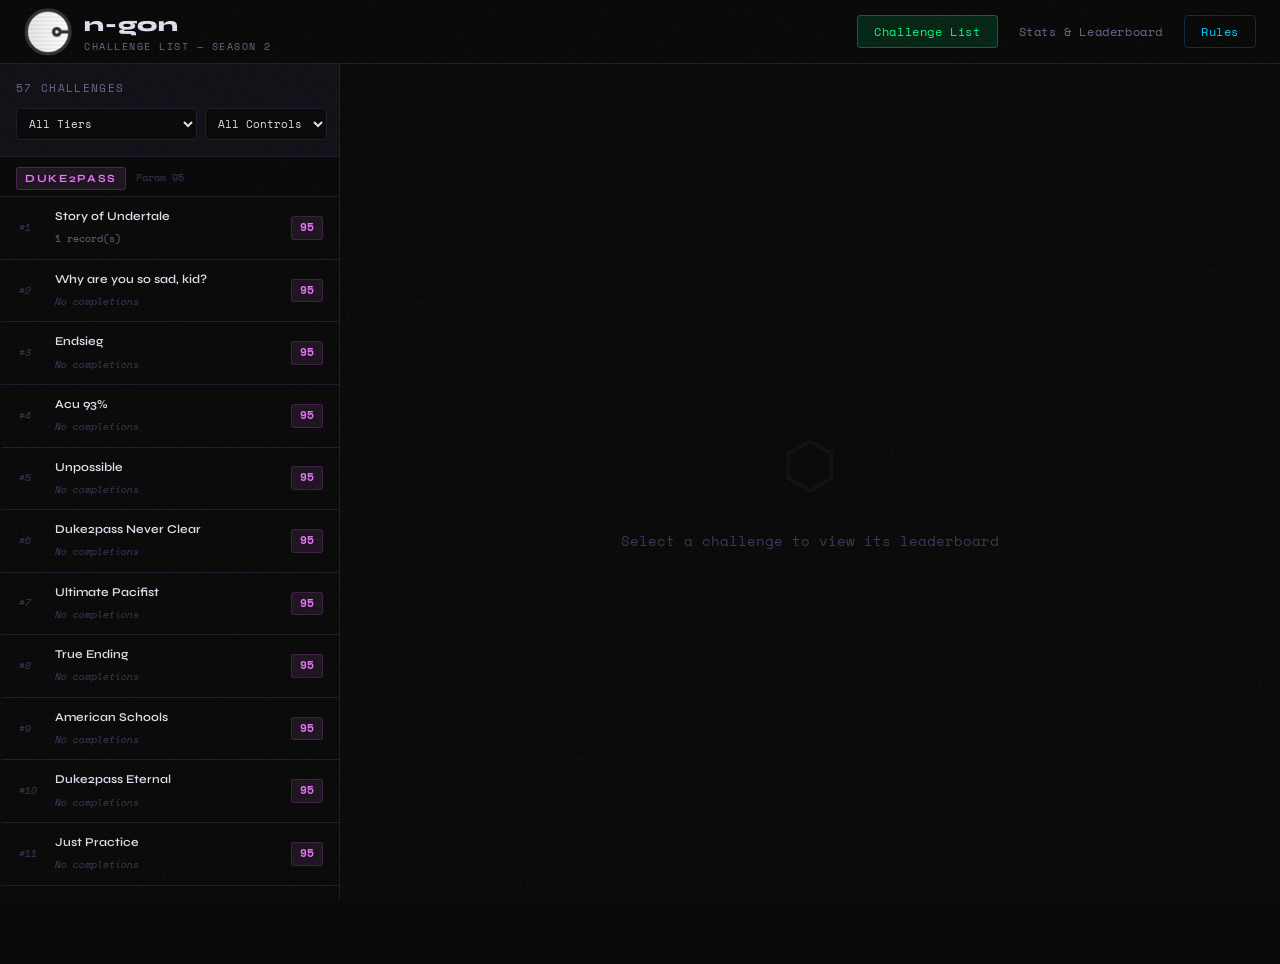
<file: index.html>
<!DOCTYPE html>
<html lang="en">
<head>
  <meta charset="UTF-8">
  <meta name="viewport" content="width=device-width, initial-scale=1.0">
  <title>n-gon Challenge List</title>
  <link rel="preconnect" href="https://fonts.googleapis.com">
  <link rel="preconnect" href="https://fonts.gstatic.com" crossorigin>
  <link href="https://fonts.googleapis.com/css2?family=Space+Mono:ital,wght@0,400;0,700;1,400&family=Syne:wght@400;500;600;700;800&display=swap" rel="stylesheet">
  <link rel="stylesheet" href="styles.css">
  <script src="script.js"></script>
</head>
<body>
  <div class="scan-lines"></div>
  <div class="noise"></div>

  <header class="site-header">
    <div class="header-inner">
      <div class="logo-block">
      <img src="favicon.ico" alt="">
        <div>
          <h1 class="site-title">n-gon</h1>
          <p class="site-subtitle">Challenge List — Season 2</p>
        </div>
      </div>
      <nav class="main-nav">
        <a href="index.html" class="nav-link active" data-page="list">Challenge List</a>
        <a href="stats.html" class="nav-link" data-page="stats">Stats & Leaderboard</a>
        <a href="#rules-modal" class="nav-link nav-rules" id="rules-btn">Rules</a>
      </nav>
    </div>
  </header>

  <main class="main-layout">
    <aside class="challenge-sidebar">
      <div class="sidebar-header">
        <div class="sidebar-meta">
          <span class="total-challenges" id="total-count">18 Challenges</span>
          <div class="filter-controls">
            <select class="filter-select" id="difficulty-filter">
              <option value="all">All Tiers</option>
              <option value="Duke2pass">Duke2pass (level 7★)</option>
              <option value="Why?">Why? (level 7)</option>
              <option value="Hard">Hard (level 5)</option>
              <option value="Normal">Normal (level 3)</option>
              <option value="Easy">Easy (level 1)</option>
            </select>
            <select class="filter-select" id="control-filter">
              <option value="all">All Controls</option>
              <option value="Mouse">Mouse</option>
              <option value="Trackpad">Trackpad</option>
            </select>
          </div>
        </div>
      </div>
      <div class="challenge-list" id="challenge-list"></div>
    </aside>

    <section class="detail-panel" id="detail-panel">
      <div class="detail-placeholder">
        <div class="placeholder-icon">⬡</div>
        <p>Select a challenge to view its leaderboard</p>
      </div>
    </section>
  </main>

  <div class="modal-overlay" id="rules-modal">
    <div class="modal-box">
      <button class="modal-close" id="modal-close">✕</button>
      <h2 class="modal-title">Rules</h2>
      <ol class="rules-list">
        <li>Be honest — no testing mode, game files remain unaltered. No community maps unless specified. Do not spawn with any tech in Experiment unless stated. No Experiment unless required or stated.</li>
        <li>Do not delete or alter the scores of others. Be a good sport.</li>
        <li>Do not vandalize the sheet.</li>
        <li>Videos are required to receive points. Upload to Google Drive or YouTube (Unlisted). Submit records in the Submissions tab.</li>
        <li>Be honest about using trackpad or mouse. Separate leaderboards exist for each. Set frame cap to 60.</li>
        <li>Join the Discord: <a href="https://discord.gg/X7sm27kR" target="_blank" class="link-accent">discord.gg/X7sm27kR</a></li>
      </ol>
    </div>
  </div>

  <script>
    document.addEventListener('DOMContentLoaded', async () => {
      await loadChallenges();
      renderChallengeList();

      document.getElementById('difficulty-filter').addEventListener('change', renderChallengeList);
      document.getElementById('control-filter').addEventListener('change', renderChallengeList);

      document.getElementById('rules-btn').addEventListener('click', (e) => {
        e.preventDefault();
        document.getElementById('rules-modal').classList.add('open');
      });
      document.getElementById('modal-close').addEventListener('click', () => {
        document.getElementById('rules-modal').classList.remove('open');
      });
      document.getElementById('rules-modal').addEventListener('click', (e) => {
        if (e.target === e.currentTarget) e.currentTarget.classList.remove('open');
      });
    });

    function renderChallengeList() {
      const diffFilter = document.getElementById('difficulty-filter').value;
      const ctrlFilter = document.getElementById('control-filter').value;
      const listEl = document.getElementById('challenge-list');
      listEl.innerHTML = '';

      const filtered = CHALLENGES.filter(c => {
        if (diffFilter !== 'all' && c.tier !== diffFilter) return false;
        return true;
      }).sort((a, b) => b.param - a.param);

      document.getElementById('total-count').textContent = `${filtered.length} Challenge${filtered.length !== 1 ? 's' : ''}`;

      let lastTier = null;
      filtered.forEach((c, i) => {
        if (c.tier !== lastTier) {
          const sep = document.createElement('div');
          sep.className = 'tier-separator';
          sep.innerHTML = `<span class="tier-label tier-${c.tier.toLowerCase()}">${c.tier}</span><span class="tier-param">Param ${c.param}</span>`;
          listEl.appendChild(sep);
          lastTier = c.tier;
        }

        const records = ctrlFilter === 'all' ? c.records : c.records.filter(r => r.control === ctrlFilter || !r.control);
        const hasRecords = records.some(r => r.name);

        const item = document.createElement('div');
        item.className = `challenge-item tier-border-${c.tier.toLowerCase()}`;
        item.dataset.id = c.id;
        item.innerHTML = `
          <div class="challenge-item-inner">
            <div class="challenge-rank">#${i + 1}</div>
            <div class="challenge-info">
              <span class="challenge-name">${c.name}</span>
              <span class="challenge-meta">${hasRecords ? records.filter(r=>r.name).length + ' record(s)' : '<em>No completions</em>'}</span>
            </div>
            <div class="challenge-param-badge tier-badge-${c.tier.toLowerCase()}">${c.param}</div>
          </div>
        `;
        item.addEventListener('click', () => {
          document.querySelectorAll('.challenge-item').forEach(el => el.classList.remove('active'));
          item.classList.add('active');
          renderDetail(c, ctrlFilter);
        });
        listEl.appendChild(item);
      });
    }

    function renderDetail(challenge, ctrlFilter) {
      const panel = document.getElementById('detail-panel');
      const records = ctrlFilter === 'all' ? challenge.records : challenge.records.filter(r => r.control === ctrlFilter || !r.control);
      const validRecords = records.filter(r => r.name);

      panel.innerHTML = `
        <div class="detail-content">
          <div class="detail-header">
            <div class="detail-tier-badge tier-badge-${challenge.tier.toLowerCase()}">${challenge.tier} — Param ${challenge.param}</div>
            <h2 class="detail-title">${challenge.name}</h2>
            ${challenge.description ? `<p class="detail-desc">${challenge.description}</p>` : ''}
            <div class="detail-stats-row">
              <div class="detail-stat"><span class="stat-label">Scoring</span><span class="stat-val">${challenge.scoring}</span></div>
              <div class="detail-stat"><span class="stat-label">Records</span><span class="stat-val">${validRecords.length}</span></div>
              ${challenge.mouseVictor ? `<div class="detail-stat"><span class="stat-label">Mouse #1</span><span class="stat-val accent-green">${challenge.mouseVictor}</span></div>` : ''}
              ${challenge.trackpadVictor ? `<div class="detail-stat"><span class="stat-label">Trackpad #1</span><span class="stat-val accent-blue">${challenge.trackpadVictor}</span></div>` : ''}
            </div>
          </div>

          <div class="leaderboard-section">
            <h3 class="leaderboard-title">Completions</h3>
            ${validRecords.length === 0 ? `
              <div class="no-records">
                <span class="no-records-icon">◯</span>
                <p>No completions yet. Be the first!</p>
              </div>
            ` : `
              <table class="leaderboard-table">
                <thead>
                  <tr>
                    <th>Rank</th>
                    <th>Player</th>
                    <th>Score</th>
                    <th>Control</th>
                    <th>Video</th>
                  </tr>
                </thead>
                <tbody>
                  ${validRecords.map((r, i) => `
                    <tr class="${i === 0 ? 'rank-gold' : i === 1 ? 'rank-silver' : i === 2 ? 'rank-bronze' : ''}">
                      <td class="rank-cell">
                        <span class="rank-num">${i === 0 ? '🥇' : i === 1 ? '🥈' : i === 2 ? '🥉' : '#' + (i+1)}</span>
                      </td>
                      <td class="player-cell">${r.name}</td>
                      <td class="score-cell">${r.score}</td>
                      <td class="control-cell"><span class="control-tag ${r.control === 'Mouse' ? 'tag-mouse' : r.control === 'Trackpad' ? 'tag-trackpad' : ''}">${r.control || '—'}</span></td>
                      <td class="video-cell">${r.video ? `<a href="${r.video}" target="_blank" class="video-link">▶ Watch</a>` : '<span class="no-video">—</span>'}</td>
                    </tr>
                  `).join('')}
                </tbody>
              </table>
            `}
          </div>
        </div>
      `;
    }
  </script>
</body>
</html>
</file>
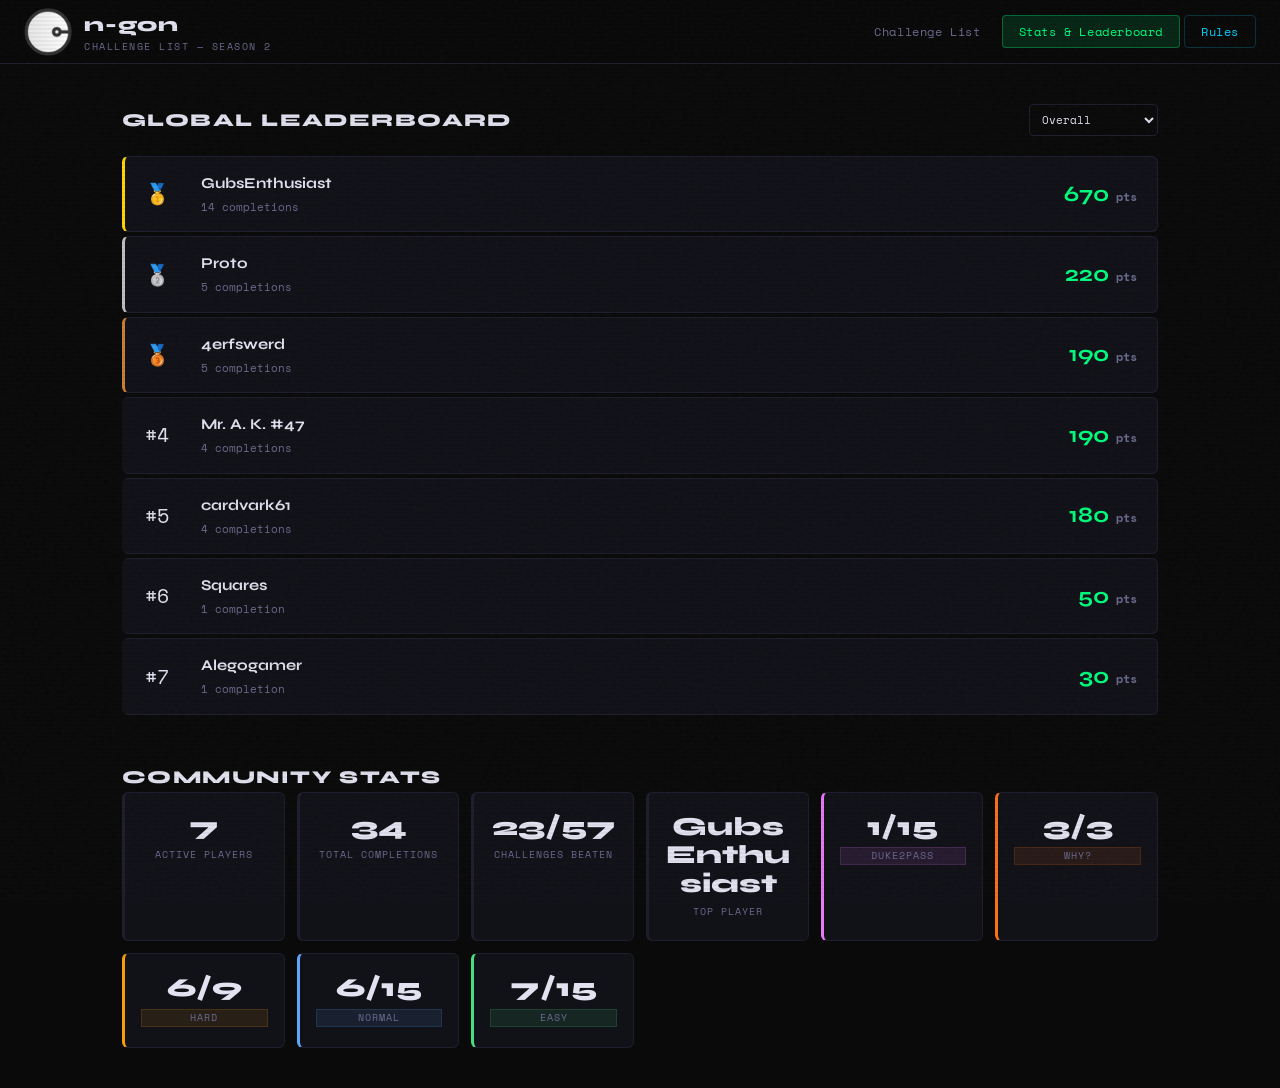
<file: stats.html>
<!DOCTYPE html>
<html lang="en">
<head>
  <meta charset="UTF-8">
  <meta name="viewport" content="width=device-width, initial-scale=1.0">
  <title>n-gon — Stats & Leaderboard</title>
  <link rel="preconnect" href="https://fonts.googleapis.com">
  <link rel="preconnect" href="https://fonts.gstatic.com" crossorigin>
  <link href="https://fonts.googleapis.com/css2?family=Space+Mono:ital,wght@0,400;0,700;1,400&family=Syne:wght@400;500;600;700;800&display=swap" rel="stylesheet">
  <link rel="stylesheet" href="styles.css">
  <script src="script.js"></script>
</head>
<body>
  <div class="scan-lines"></div>
  <div class="noise"></div>

  <header class="site-header">
    <div class="header-inner">
      <div class="logo-block">
        <img src="favicon.ico" alt="">
        <div>
          <h1 class="site-title">n-gon</h1>
          <p class="site-subtitle">Challenge List — Season 2</p>
        </div>
      </div>
      <nav class="main-nav">
        <a href="index.html" class="nav-link" data-page="list">Challenge List</a>
        <a href="stats.html" class="nav-link active" data-page="stats">Stats & Leaderboard</a>
        <a href="#rules-modal" class="nav-link nav-rules" id="rules-btn">Rules</a>
      </nav>
    </div>
  </header>

  <main class="stats-layout">
    <section class="stats-section">
      <div class="stats-header-row">
        <h2 class="stats-section-title">Global Leaderboard</h2>
        <div class="filter-controls">
          <select class="filter-select" id="lb-filter">
            <option value="all">Overall</option>
            <option value="Mouse">Mouse Only</option>
            <option value="Trackpad">Trackpad Only</option>
          </select>
        </div>
      </div>
      <div class="global-lb" id="global-lb"></div>
    </section>

    <section class="player-section" id="player-section" style="display:none;">
      <div class="player-profile" id="player-profile"></div>
    </section>

    <section class="community-stats">
      <h2 class="stats-section-title">Community Stats</h2>
      <div class="stats-grid" id="stats-grid"></div>
    </section>
  </main>

  <div class="modal-overlay" id="rules-modal">
    <div class="modal-box">
      <button class="modal-close" id="modal-close">✕</button>
      <h2 class="modal-title">Rules</h2>
      <ol class="rules-list">
        <li>Be honest — no testing mode, game files remain unaltered. No community maps unless specified. Do not spawn with any tech in Experiment unless stated.</li>
        <li>Do not delete or alter the scores of others. Be a good sport.</li>
        <li>Do not vandalize the sheet.</li>
        <li>Videos are required to receive points. Upload to Google Drive or YouTube (Unlisted).</li>
        <li>Be honest about using trackpad or mouse. Set frame cap to 60.</li>
        <li>Join the Discord: <a href="https://discord.gg/X7sm27kR" target="_blank" class="link-accent">discord.gg/X7sm27kR</a></li>
      </ol>
    </div>
  </div>

  <script>
    document.addEventListener('DOMContentLoaded', async () => {
      await loadChallenges();
      renderGlobalLB('all');
      renderCommunityStats();

      document.getElementById('lb-filter').addEventListener('change', (e) => {
        renderGlobalLB(e.target.value);
        document.getElementById('player-section').style.display = 'none';
      });

      document.getElementById('rules-btn').addEventListener('click', (e) => {
        e.preventDefault();
        document.getElementById('rules-modal').classList.add('open');
      });
      document.getElementById('modal-close').addEventListener('click', () => {
        document.getElementById('rules-modal').classList.remove('open');
      });
      document.getElementById('rules-modal').addEventListener('click', (e) => {
        if (e.target === e.currentTarget) e.currentTarget.classList.remove('open');
      });
    });

    function buildPlayerStats(ctrlFilter) {
      const players = {};
      CHALLENGES.forEach(c => {
        c.records.forEach(r => {
          if (!r.name) return;
          if (ctrlFilter !== 'all' && r.control !== ctrlFilter) return;
          if (!players[r.name]) players[r.name] = { name: r.name, points: 0, completions: [], control: r.control };
          const filteredRecs = ctrlFilter === 'all' ? c.records.filter(x => x.name) : c.records.filter(x => x.name && x.control === ctrlFilter);
          const rank = filteredRecs.findIndex(x => x.name === r.name);
          const pts = rank === 0 ? 50 : rank === 1 ? 40 : rank === 2 ? 30 : rank === 3 ? 10 : 5;
          players[r.name].points += pts;
          players[r.name].completions.push({ challenge: c, score: r.score, rank: rank + 1, pts, video: r.video });
        });
      });
      return Object.values(players).sort((a, b) => b.points - a.points);
    }

    function renderGlobalLB(filter) {
      const lb = buildPlayerStats(filter);
      const el = document.getElementById('global-lb');
      el.innerHTML = '';

      lb.forEach((p, i) => {
        const card = document.createElement('div');
        card.className = `lb-card ${i === 0 ? 'lb-gold' : i === 1 ? 'lb-silver' : i === 2 ? 'lb-bronze' : ''}`;
        card.innerHTML = `
          <div class="lb-rank">${i === 0 ? '🥇' : i === 1 ? '🥈' : i === 2 ? '🥉' : `#${i+1}`}</div>
          <div class="lb-player-info">
            <span class="lb-name">${p.name}</span>
            <span class="lb-completions">${p.completions.length} completion${p.completions.length !== 1 ? 's' : ''}</span>
          </div>
          <div class="lb-points">${p.points}<span class="pts-label"> pts</span></div>
        `;
        card.addEventListener('click', () => {
          document.querySelectorAll('.lb-card').forEach(c => c.classList.remove('selected'));
          card.classList.add('selected');
          renderPlayerProfile(p);
        });
        el.appendChild(card);
      });
    }

    function renderPlayerProfile(player) {
      const section = document.getElementById('player-section');
      const el = document.getElementById('player-profile');
      section.style.display = 'block';

      const tierCounts = {};
      player.completions.forEach(c => {
        const t = c.challenge.tier;
        tierCounts[t] = (tierCounts[t] || 0) + 1;
      });

      el.innerHTML = `
        <div class="profile-header">
          <div class="profile-avatar">${player.name.charAt(0).toUpperCase()}</div>
          <div class="profile-meta">
            <h3 class="profile-name">${player.name}</h3>
            <div class="profile-badges">
              ${Object.entries(tierCounts).map(([t, n]) => `<span class="tier-badge-sm tier-badge-${t.toLowerCase()}">${n}× ${t}</span>`).join('')}
            </div>
          </div>
          <div class="profile-total">${player.points}<span class="pts-label"> pts</span></div>
        </div>
        <h4 class="completions-title">Completions</h4>
        <div class="completions-grid">
          ${player.completions.sort((a,b) => b.challenge.param - a.challenge.param).map(c => `
            <div class="completion-card tier-border-${c.challenge.tier.toLowerCase()}">
              <span class="comp-tier tier-badge-${c.challenge.tier.toLowerCase()}">${c.challenge.tier}</span>
              <span class="comp-name">${c.challenge.name}</span>
              <span class="comp-score">${c.score}</span>
              <span class="comp-rank">#${c.rank} — ${c.pts} pts</span>
              ${c.video ? `<a href="${c.video}" target="_blank" class="comp-video">▶</a>` : ''}
            </div>
          `).join('')}
        </div>
      `;

      section.scrollIntoView({ behavior: 'smooth', block: 'start' });
    }

    function renderCommunityStats() {
      const el = document.getElementById('stats-grid');
      const allRecords = CHALLENGES.flatMap(c => c.records.filter(r => r.name));
      const uniquePlayers = [...new Set(allRecords.map(r => r.name))];
      const totalCompletions = allRecords.length;
      const completedChallenges = CHALLENGES.filter(c => c.records.some(r => r.name)).length;

      const tierBreakdown = {};
      CHALLENGES.forEach(c => {
        if (!tierBreakdown[c.tier]) tierBreakdown[c.tier] = { total: 0, completed: 0 };
        tierBreakdown[c.tier].total++;
        if (c.records.some(r => r.name)) tierBreakdown[c.tier].completed++;
      });

      const topPlayer = buildPlayerStats('all')[0];

      el.innerHTML = `
        <div class="stat-card">
          <div class="stat-number">${uniquePlayers.length}</div>
          <div class="stat-label">Active Players</div>
        </div>
        <div class="stat-card">
          <div class="stat-number">${totalCompletions}</div>
          <div class="stat-label">Total Completions</div>
        </div>
        <div class="stat-card">
          <div class="stat-number">${completedChallenges}/${CHALLENGES.length}</div>
          <div class="stat-label">Challenges Beaten</div>
        </div>
        <div class="stat-card">
          <div class="stat-number accent-green">${topPlayer ? topPlayer.name : '—'}</div>
          <div class="stat-label">Top Player</div>
        </div>
        ${Object.entries(tierBreakdown).reverse().map(([t, d]) => `
          <div class="stat-card tier-border-${t.toLowerCase()}">
            <div class="stat-number">${d.completed}/${d.total}</div>
            <div class="stat-label tier-badge-${t.toLowerCase()}">${t}</div>
          </div>
        `).join('')}
      `;
    }
  </script>
</body>
</html>
</file>
<file: styles.css>
*, *::before, *::after { box-sizing: border-box; margin: 0; padding: 0; }

:root {
  --bg: #0a0a0a;
  --bg-card: #111118;
  --bg-card2: #16161f;
  --bg-hover: #1c1c28;
  --border: #1e1e2e;
  --border-active: #2e2e44;
  --text: #e2e2f0;
  --text-muted: #6b6b8e;
  --text-dim: #3a3a5c;

  --green: #00ff7f;
  --green-dim: rgba(0,255,127,0.12);
  --green-glow: 0 0 20px rgba(0,255,127,0.25);
  --blue: #00d4ff;
  --blue-dim: rgba(0,212,255,0.12);
  --blue-glow: 0 0 20px rgba(0,212,255,0.25);
  --purple: #a855f7;
  --red: #ff4060;
  --orange: #ff8c00;
  --gold: #ffd700;

  --easy: #4ade80;
  --normal: #60a5fa;
  --hard: #f59e0b;
  --why: #f97316;
  --duke2pass: #e879f9;

  --font-display: 'Syne', sans-serif;
  --font-mono: 'Space Mono', monospace;
  --header-h: 64px;
  --sidebar-w: 340px;
}

html { scroll-behavior: smooth; }

body {
  background: var(--bg);
  color: var(--text);
  font-family: var(--font-mono);
  font-size: 14px;
  line-height: 1.6;
  min-height: 100vh;
  overflow-x: hidden;
}

.scan-lines {
  pointer-events: none;
  position: fixed;
  inset: 0;
  z-index: 9999;
  background: repeating-linear-gradient(
    0deg,
    transparent,
    transparent 2px,
    rgba(0,0,0,0.04) 2px,
    rgba(0,0,0,0.04) 4px
  );
}

.noise {
  pointer-events: none;
  position: fixed;
  inset: 0;
  z-index: 9998;
  opacity: 0.025;
  background-image: url("data:image/svg+xml,%3Csvg viewBox='0 0 256 256' xmlns='http://www.w3.org/2000/svg'%3E%3Cfilter id='noise'%3E%3CfeTurbulence type='fractalNoise' baseFrequency='0.9' numOctaves='4' stitchTiles='stitch'/%3E%3C/filter%3E%3Crect width='100%25' height='100%25' filter='url(%23noise)'/%3E%3C/svg%3E");
}

.site-header {
  position: fixed;
  top: 0; left: 0; right: 0;
  height: var(--header-h);
  background: rgba(10,10,10,0.92);
  backdrop-filter: blur(12px);
  border-bottom: 1px solid var(--border);
  z-index: 100;
}

.header-inner {
  max-width: 1400px;
  margin: 0 auto;
  height: 100%;
  display: flex;
  align-items: center;
  justify-content: space-between;
  padding: 0 24px;
}

.logo-block {
  display: flex;
  align-items: center;
  gap: 12px;
}

.logo-icon {
  font-size: 28px;
  color: var(--green);
  text-shadow: var(--green-glow);
  animation: hexPulse 3s ease-in-out infinite;
}

@keyframes hexPulse {
  0%, 100% { text-shadow: 0 0 10px rgba(0,255,127,0.4); }
  50% { text-shadow: 0 0 30px rgba(0,255,127,0.8), 0 0 60px rgba(0,255,127,0.3); }
}

.site-title {
  font-family: var(--font-display);
  font-size: 20px;
  font-weight: 800;
  color: var(--text);
  letter-spacing: 0.05em;
}

.site-subtitle {
  font-size: 10px;
  color: var(--text-muted);
  letter-spacing: 0.15em;
  text-transform: uppercase;
  margin-top: -2px;
}

.main-nav {
  display: flex;
  gap: 4px;
  align-items: center;
}

.nav-link {
  font-family: var(--font-mono);
  font-size: 12px;
  color: var(--text-muted);
  text-decoration: none;
  padding: 6px 16px;
  border-radius: 4px;
  letter-spacing: 0.05em;
  transition: all 0.2s;
  border: 1px solid transparent;
}

.nav-link:hover {
  color: var(--text);
  background: var(--bg-hover);
  border-color: var(--border);
}

.nav-link.active {
  color: var(--green);
  border-color: rgba(0,255,127,0.3);
  background: var(--green-dim);
}

.nav-rules {
  color: var(--blue);
  border-color: rgba(0,212,255,0.2);
}

.nav-rules:hover {
  background: var(--blue-dim);
  color: var(--blue);
}

.main-layout {
  display: flex;
  height: calc(100vh - var(--header-h));
  margin-top: var(--header-h);
}

.challenge-sidebar {
  width: var(--sidebar-w);
  flex-shrink: 0;
  border-right: 1px solid var(--border);
  display: flex;
  flex-direction: column;
  overflow: hidden;
}

.sidebar-header {
  padding: 16px;
  border-bottom: 1px solid var(--border);
  background: var(--bg-card);
  flex-shrink: 0;
}

.sidebar-meta {
  display: flex;
  flex-direction: column;
  gap: 10px;
}

.total-challenges {
  font-size: 11px;
  color: var(--text-muted);
  text-transform: uppercase;
  letter-spacing: 0.12em;
}

.filter-controls {
  display: flex;
  gap: 8px;
}

.filter-select {
  flex: 1;
  background: var(--bg);
  color: var(--text);
  border: 1px solid var(--border);
  border-radius: 4px;
  padding: 6px 8px;
  font-family: var(--font-mono);
  font-size: 11px;
  cursor: pointer;
  transition: border-color 0.2s;
}

.filter-select:focus {
  outline: none;
  border-color: var(--green);
}

.challenge-list {
  flex: 1;
  overflow-y: auto;
  scrollbar-width: thin;
  scrollbar-color: var(--border) transparent;
}

.challenge-list::-webkit-scrollbar { width: 4px; }
.challenge-list::-webkit-scrollbar-track { background: transparent; }
.challenge-list::-webkit-scrollbar-thumb { background: var(--border); border-radius: 2px; }

.tier-separator {
  display: flex;
  align-items: center;
  gap: 10px;
  padding: 10px 16px 6px;
  position: sticky;
  top: 0;
  background: rgba(10,10,10,0.96);
  backdrop-filter: blur(8px);
  z-index: 10;
  border-bottom: 1px solid var(--border);
}

.tier-label {
  font-family: var(--font-display);
  font-size: 11px;
  font-weight: 700;
  text-transform: uppercase;
  letter-spacing: 0.15em;
  padding: 2px 8px;
  border-radius: 3px;
}

.tier-param {
  font-size: 10px;
  color: var(--text-dim);
}

.tier-easy { color: var(--easy); background: rgba(74,222,128,0.1); border: 1px solid rgba(74,222,128,0.2); }
.tier-normal { color: var(--normal); background: rgba(96,165,250,0.1); border: 1px solid rgba(96,165,250,0.2); }
.tier-hard { color: var(--hard); background: rgba(245,158,11,0.1); border: 1px solid rgba(245,158,11,0.2); }
.tier-why\? { color: var(--why); background: rgba(249,115,22,0.1); border: 1px solid rgba(249,115,22,0.2); }
.tier-duke2pass { color: var(--duke2pass); background: rgba(232,121,249,0.1); border: 1px solid rgba(232,121,249,0.2); }

.challenge-item {
  cursor: pointer;
  border-bottom: 1px solid var(--border);
  transition: background 0.15s;
  border-left: 3px solid transparent;
}

.challenge-item:hover { background: var(--bg-hover); }
.challenge-item.active { background: var(--bg-card2); }

.tier-border-easy.challenge-item:hover, .tier-border-easy.challenge-item.active { border-left-color: var(--easy); }
.tier-border-normal.challenge-item:hover, .tier-border-normal.challenge-item.active { border-left-color: var(--normal); }
.tier-border-hard.challenge-item:hover, .tier-border-hard.challenge-item.active { border-left-color: var(--hard); }
.tier-border-why\?.challenge-item:hover, .tier-border-why\?.challenge-item.active { border-left-color: var(--why); }
.tier-border-duke2pass.challenge-item:hover, .tier-border-duke2pass.challenge-item.active { border-left-color: var(--duke2pass); }

.challenge-item-inner {
  display: flex;
  align-items: center;
  gap: 12px;
  padding: 10px 16px;
}

.challenge-rank {
  font-size: 10px;
  color: var(--text-dim);
  min-width: 24px;
  font-style: italic;
}

.challenge-info {
  flex: 1;
  min-width: 0;
}

.challenge-name {
  display: block;
  font-size: 12px;
  color: var(--text);
  white-space: nowrap;
  overflow: hidden;
  text-overflow: ellipsis;
  font-family: var(--font-display);
  font-weight: 600;
}

.challenge-meta {
  font-size: 10px;
  color: var(--text-muted);
}

.challenge-meta em {
  color: var(--text-dim);
  font-style: italic;
}

.challenge-param-badge {
  font-size: 11px;
  font-weight: 700;
  padding: 2px 8px;
  border-radius: 3px;
  flex-shrink: 0;
}

.tier-badge-easy { color: var(--easy); background: rgba(74,222,128,0.1); border: 1px solid rgba(74,222,128,0.15); }
.tier-badge-normal { color: var(--normal); background: rgba(96,165,250,0.1); border: 1px solid rgba(96,165,250,0.15); }
.tier-badge-hard { color: var(--hard); background: rgba(245,158,11,0.1); border: 1px solid rgba(245,158,11,0.15); }
.tier-badge-why\? { color: var(--why); background: rgba(249,115,22,0.1); border: 1px solid rgba(249,115,22,0.15); }
.tier-badge-duke2pass { color: var(--duke2pass); background: rgba(232,121,249,0.1); border: 1px solid rgba(232,121,249,0.15); }

.detail-panel {
  flex: 1;
  overflow-y: auto;
  scrollbar-width: thin;
  scrollbar-color: var(--border) transparent;
}

.detail-placeholder {
  display: flex;
  flex-direction: column;
  align-items: center;
  justify-content: center;
  height: 100%;
  gap: 16px;
  color: var(--text-dim);
}

.placeholder-icon {
  font-size: 64px;
  opacity: 0.15;
}

.detail-content {
  padding: 32px 40px;
  max-width: 760px;
}

.detail-tier-badge {
  display: inline-block;
  font-size: 11px;
  font-weight: 700;
  text-transform: uppercase;
  letter-spacing: 0.12em;
  padding: 3px 10px;
  border-radius: 3px;
  margin-bottom: 12px;
}

.detail-title {
  font-family: var(--font-display);
  font-size: 28px;
  font-weight: 800;
  color: var(--text);
  line-height: 1.2;
  margin-bottom: 8px;
}

.detail-desc {
  color: var(--text-muted);
  font-size: 12px;
  line-height: 1.7;
  margin-bottom: 20px;
  max-width: 600px;
}

.detail-stats-row {
  display: flex;
  flex-wrap: wrap;
  gap: 20px;
  margin-bottom: 32px;
  padding: 16px;
  background: var(--bg-card);
  border: 1px solid var(--border);
  border-radius: 6px;
}

.detail-stat {
  display: flex;
  flex-direction: column;
  gap: 2px;
}

.stat-label {
  font-size: 10px;
  text-transform: uppercase;
  letter-spacing: 0.12em;
  color: var(--text-muted);
}

.stat-val {
  font-size: 13px;
  color: var(--text);
  font-weight: 700;
}

.accent-green { color: var(--green); }
.accent-blue { color: var(--blue); }

.leaderboard-section {
  border: 1px solid var(--border);
  border-radius: 6px;
  overflow: hidden;
}

.leaderboard-title {
  font-family: var(--font-display);
  font-size: 12px;
  font-weight: 700;
  text-transform: uppercase;
  letter-spacing: 0.15em;
  color: var(--text-muted);
  padding: 12px 16px;
  background: var(--bg-card);
  border-bottom: 1px solid var(--border);
}

.leaderboard-table {
  width: 100%;
  border-collapse: collapse;
}

.leaderboard-table th {
  background: var(--bg-card);
  color: var(--text-muted);
  font-size: 10px;
  text-transform: uppercase;
  letter-spacing: 0.1em;
  padding: 10px 16px;
  text-align: left;
  border-bottom: 1px solid var(--border);
}

.leaderboard-table td {
  padding: 12px 16px;
  border-bottom: 1px solid var(--border);
  font-size: 13px;
}

.leaderboard-table tr:last-child td { border-bottom: none; }
.leaderboard-table tr:hover td { background: var(--bg-hover); }

.rank-gold td { background: rgba(255,215,0,0.04); }
.rank-silver td { background: rgba(192,192,192,0.03); }
.rank-bronze td { background: rgba(205,127,50,0.03); }

.rank-cell { width: 60px; }
.rank-num { font-size: 16px; }
.player-cell { font-family: var(--font-display); font-weight: 600; color: var(--text); }
.score-cell { color: var(--green); font-family: var(--font-mono); font-size: 12px; }
.control-tag {
  font-size: 10px;
  padding: 2px 8px;
  border-radius: 3px;
  text-transform: uppercase;
  letter-spacing: 0.05em;
}
.tag-mouse { background: rgba(0,255,127,0.1); color: var(--green); border: 1px solid rgba(0,255,127,0.2); }
.tag-trackpad { background: rgba(0,212,255,0.1); color: var(--blue); border: 1px solid rgba(0,212,255,0.2); }

.video-link {
  color: var(--blue);
  text-decoration: none;
  font-size: 12px;
  transition: color 0.2s;
}
.video-link:hover { color: var(--green); }
.no-video { color: var(--text-dim); }

.no-records {
  padding: 40px;
  text-align: center;
  color: var(--text-muted);
}
.no-records-icon { font-size: 32px; display: block; margin-bottom: 12px; opacity: 0.3; }

.stats-layout {
  margin-top: var(--header-h);
  max-width: 1100px;
  margin-left: auto;
  margin-right: auto;
  padding: 40px 32px;
  display: flex;
  flex-direction: column;
  gap: 48px;
}

.stats-header-row {
  display: flex;
  align-items: center;
  justify-content: space-between;
  margin-bottom: 20px;
}

.stats-section-title {
  font-family: var(--font-display);
  font-size: 18px;
  font-weight: 800;
  color: var(--text);
  text-transform: uppercase;
  letter-spacing: 0.08em;
}

.global-lb {
  display: flex;
  flex-direction: column;
  gap: 4px;
}

.lb-card {
  display: flex;
  align-items: center;
  gap: 20px;
  padding: 14px 20px;
  background: var(--bg-card);
  border: 1px solid var(--border);
  border-radius: 6px;
  cursor: pointer;
  transition: all 0.2s;
  border-left: 3px solid transparent;
}

.lb-card:hover { background: var(--bg-hover); border-color: var(--border-active); }
.lb-card.selected { border-color: var(--green); background: var(--green-dim); }

.lb-gold { border-left-color: var(--gold); }
.lb-silver { border-left-color: #c0c0c0; }
.lb-bronze { border-left-color: #cd7f32; }

.lb-rank { font-size: 20px; min-width: 36px; }

.lb-player-info {
  flex: 1;
}

.lb-name {
  display: block;
  font-family: var(--font-display);
  font-size: 15px;
  font-weight: 700;
  color: var(--text);
}

.lb-completions {
  font-size: 11px;
  color: var(--text-muted);
}

.lb-points {
  font-size: 22px;
  font-weight: 700;
  color: var(--green);
  font-family: var(--font-display);
}

.pts-label {
  font-size: 12px;
  color: var(--text-muted);
  font-family: var(--font-mono);
}

.player-section {
  border: 1px solid var(--border);
  border-radius: 8px;
  overflow: hidden;
}

.player-profile {
  padding: 0;
}

.profile-header {
  display: flex;
  align-items: center;
  gap: 20px;
  padding: 24px;
  background: var(--bg-card);
  border-bottom: 1px solid var(--border);
}

.profile-avatar {
  width: 52px;
  height: 52px;
  border-radius: 50%;
  background: linear-gradient(135deg, var(--green), var(--blue));
  display: flex;
  align-items: center;
  justify-content: center;
  font-family: var(--font-display);
  font-size: 22px;
  font-weight: 800;
  color: #000;
  flex-shrink: 0;
}

.profile-meta { flex: 1; }

.profile-name {
  font-family: var(--font-display);
  font-size: 20px;
  font-weight: 800;
  color: var(--text);
  margin-bottom: 6px;
}

.profile-badges {
  display: flex;
  flex-wrap: wrap;
  gap: 6px;
}

.tier-badge-sm {
  font-size: 10px;
  padding: 2px 8px;
  border-radius: 3px;
  letter-spacing: 0.05em;
}

.profile-total {
  font-size: 32px;
  font-weight: 800;
  color: var(--green);
  font-family: var(--font-display);
  text-align: right;
}

.completions-title {
  font-family: var(--font-display);
  font-size: 11px;
  font-weight: 700;
  text-transform: uppercase;
  letter-spacing: 0.15em;
  color: var(--text-muted);
  padding: 16px 24px 8px;
  background: var(--bg-card);
  border-bottom: 1px solid var(--border);
}

.completions-grid {
  padding: 16px 24px;
  display: grid;
  grid-template-columns: repeat(auto-fill, minmax(240px, 1fr));
  gap: 10px;
  background: var(--bg);
}

.completion-card {
  background: var(--bg-card);
  border: 1px solid var(--border);
  border-left: 3px solid transparent;
  border-radius: 5px;
  padding: 12px;
  display: flex;
  flex-direction: column;
  gap: 4px;
  transition: background 0.15s;
}

.completion-card:hover { background: var(--bg-hover); }

.tier-border-easy.completion-card { border-left-color: var(--easy); }
.tier-border-normal.completion-card { border-left-color: var(--normal); }
.tier-border-hard.completion-card { border-left-color: var(--hard); }
.tier-border-why\?.completion-card { border-left-color: var(--why); }
.tier-border-duke2pass.completion-card { border-left-color: var(--duke2pass); }

.comp-tier {
  display: inline-block;
  font-size: 9px;
  font-weight: 700;
  padding: 1px 6px;
  border-radius: 2px;
  text-transform: uppercase;
  letter-spacing: 0.08em;
  width: fit-content;
}

.comp-name {
  font-family: var(--font-display);
  font-size: 13px;
  font-weight: 600;
  color: var(--text);
  line-height: 1.3;
}

.comp-score { font-size: 12px; color: var(--green); }
.comp-rank { font-size: 10px; color: var(--text-muted); }
.comp-video {
  color: var(--blue);
  text-decoration: none;
  font-size: 11px;
}

.stats-grid {
  display: grid;
  grid-template-columns: repeat(auto-fill, minmax(160px, 1fr));
  gap: 12px;
}

.stat-card {
  background: var(--bg-card);
  border: 1px solid var(--border);
  border-left: 3px solid var(--border);
  border-radius: 6px;
  padding: 20px 16px;
  text-align: center;
  transition: border-color 0.2s;
}

.stat-card:hover { border-color: var(--border-active); }
.tier-border-easy.stat-card { border-left-color: var(--easy); }
.tier-border-normal.stat-card { border-left-color: var(--normal); }
.tier-border-hard.stat-card { border-left-color: var(--hard); }
.tier-border-why\?.stat-card { border-left-color: var(--why); }
.tier-border-duke2pass.stat-card { border-left-color: var(--duke2pass); }

.stat-number {
  font-family: var(--font-display);
  font-size: 26px;
  font-weight: 800;
  color: var(--text);
  line-height: 1.1;
  margin-bottom: 6px;
  word-break: break-word;
}

.stat-card .stat-label {
  display: block;
  font-size: 10px;
  text-transform: uppercase;
  letter-spacing: 0.1em;
  color: var(--text-muted);
}

.modal-overlay {
  position: fixed;
  inset: 0;
  background: rgba(0,0,0,0.75);
  backdrop-filter: blur(6px);
  z-index: 1000;
  display: none;
  align-items: center;
  justify-content: center;
  padding: 24px;
}

.modal-overlay.open {
  display: flex;
}

.modal-box {
  background: var(--bg-card);
  border: 1px solid var(--border-active);
  border-radius: 8px;
  padding: 32px;
  max-width: 580px;
  width: 100%;
  position: relative;
  box-shadow: 0 24px 64px rgba(0,0,0,0.6);
}

.modal-close {
  position: absolute;
  top: 16px;
  right: 16px;
  background: none;
  border: none;
  color: var(--text-muted);
  font-size: 16px;
  cursor: pointer;
  padding: 4px 8px;
  border-radius: 4px;
  transition: color 0.2s;
}
.modal-close:hover { color: var(--text); }

.modal-title {
  font-family: var(--font-display);
  font-size: 20px;
  font-weight: 800;
  color: var(--text);
  margin-bottom: 20px;
  text-transform: uppercase;
  letter-spacing: 0.1em;
}

.rules-list {
  display: flex;
  flex-direction: column;
  gap: 12px;
  padding-left: 20px;
}

.rules-list li {
  font-size: 12px;
  color: var(--text-muted);
  line-height: 1.7;
}

.link-accent {
  color: var(--blue);
  text-decoration: none;
}
.link-accent:hover { text-decoration: underline; }

@media (max-width: 768px) {
  .main-layout { flex-direction: column; height: auto; }
  .challenge-sidebar { width: 100%; height: 50vh; border-right: none; border-bottom: 1px solid var(--border); }
  .detail-panel { min-height: 60vh; }
  .detail-content { padding: 20px 16px; }
  .stats-layout { padding: 20px 16px; }
  .header-inner { padding: 0 16px; }
  .site-subtitle { display: none; }
}
</file>
